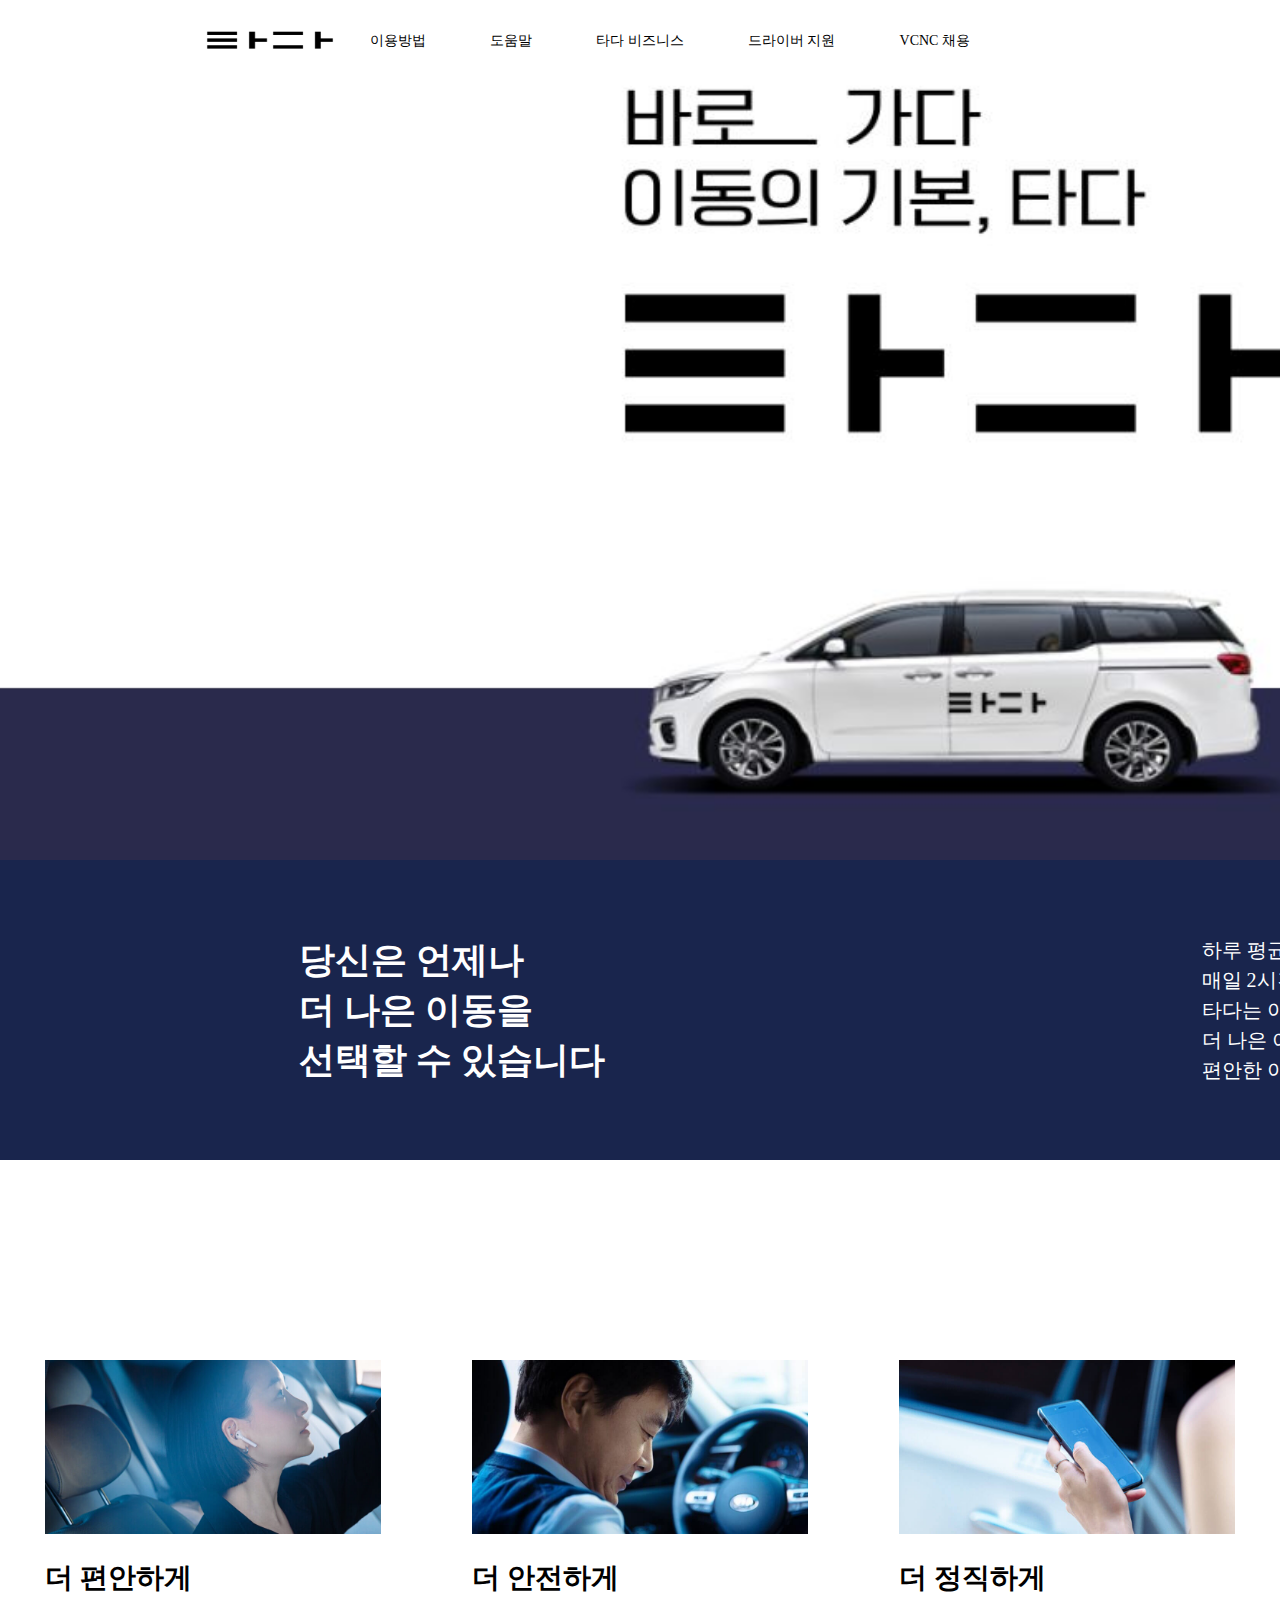
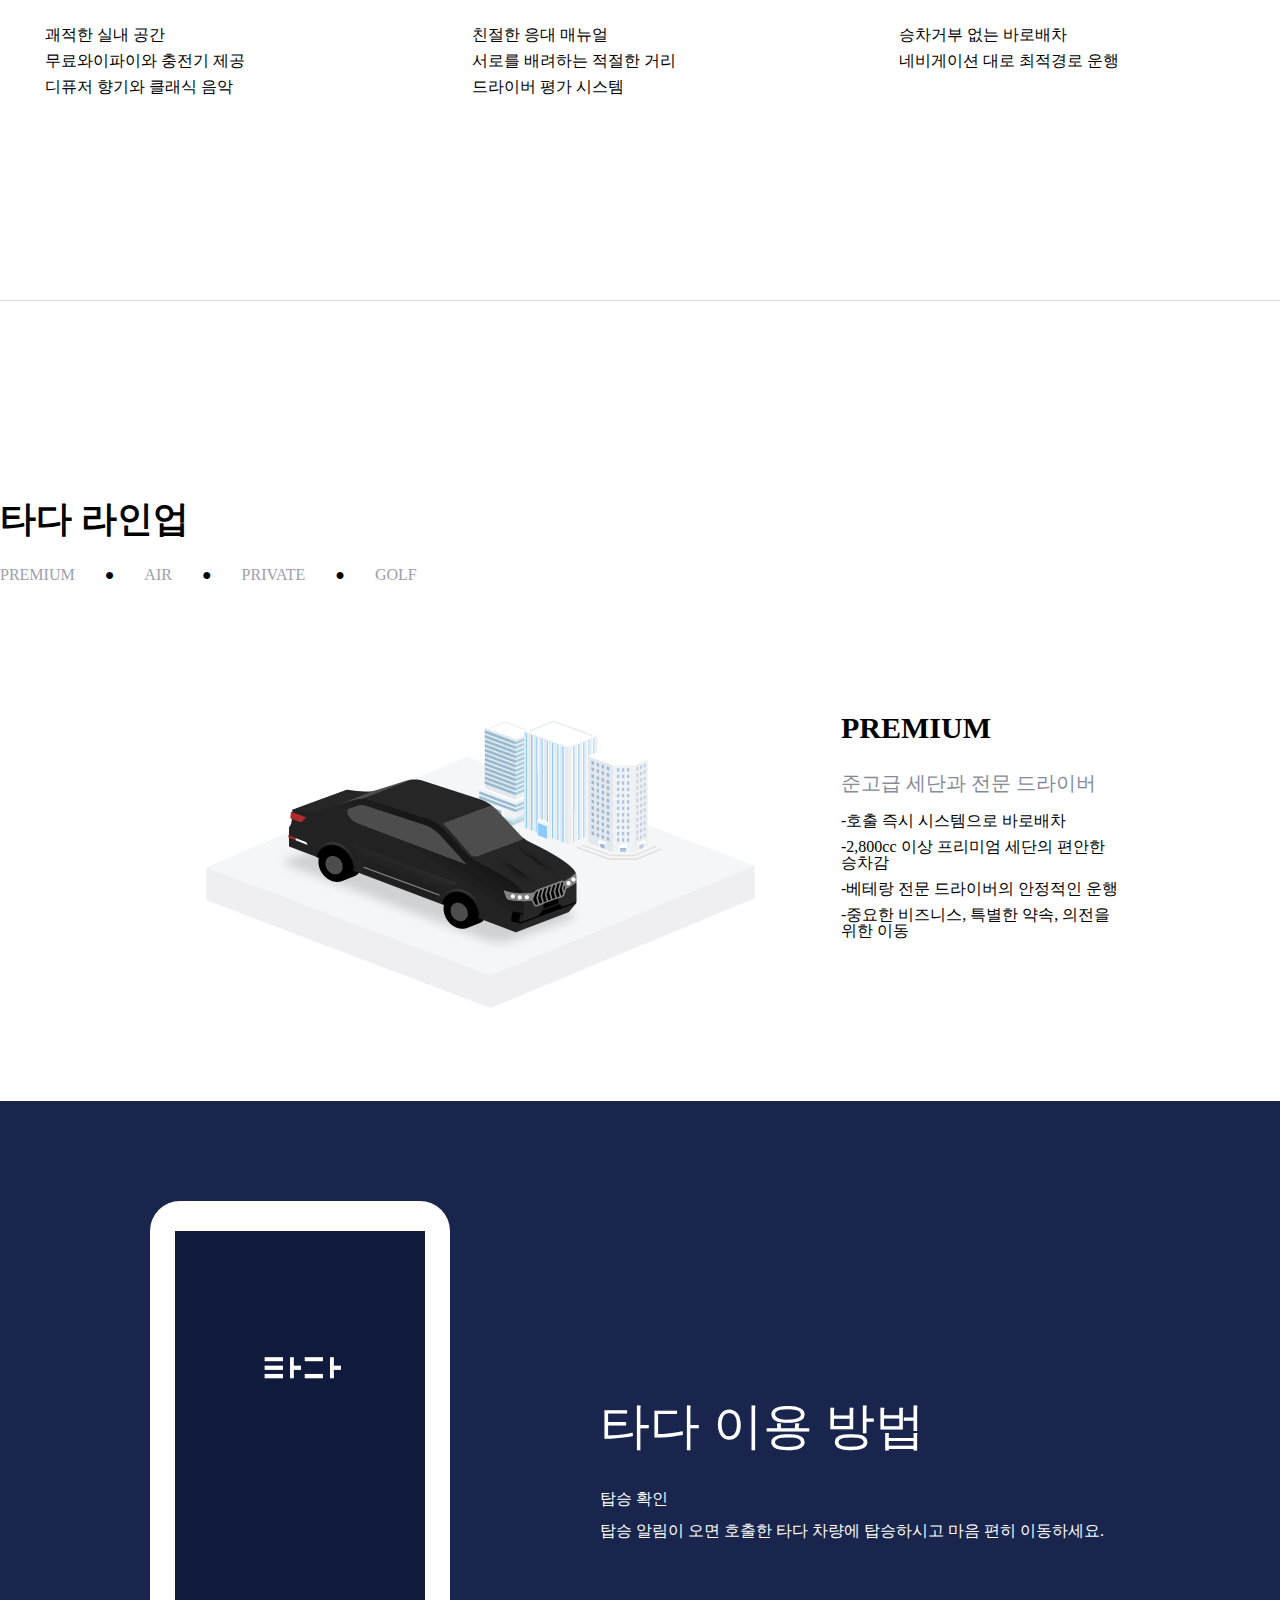
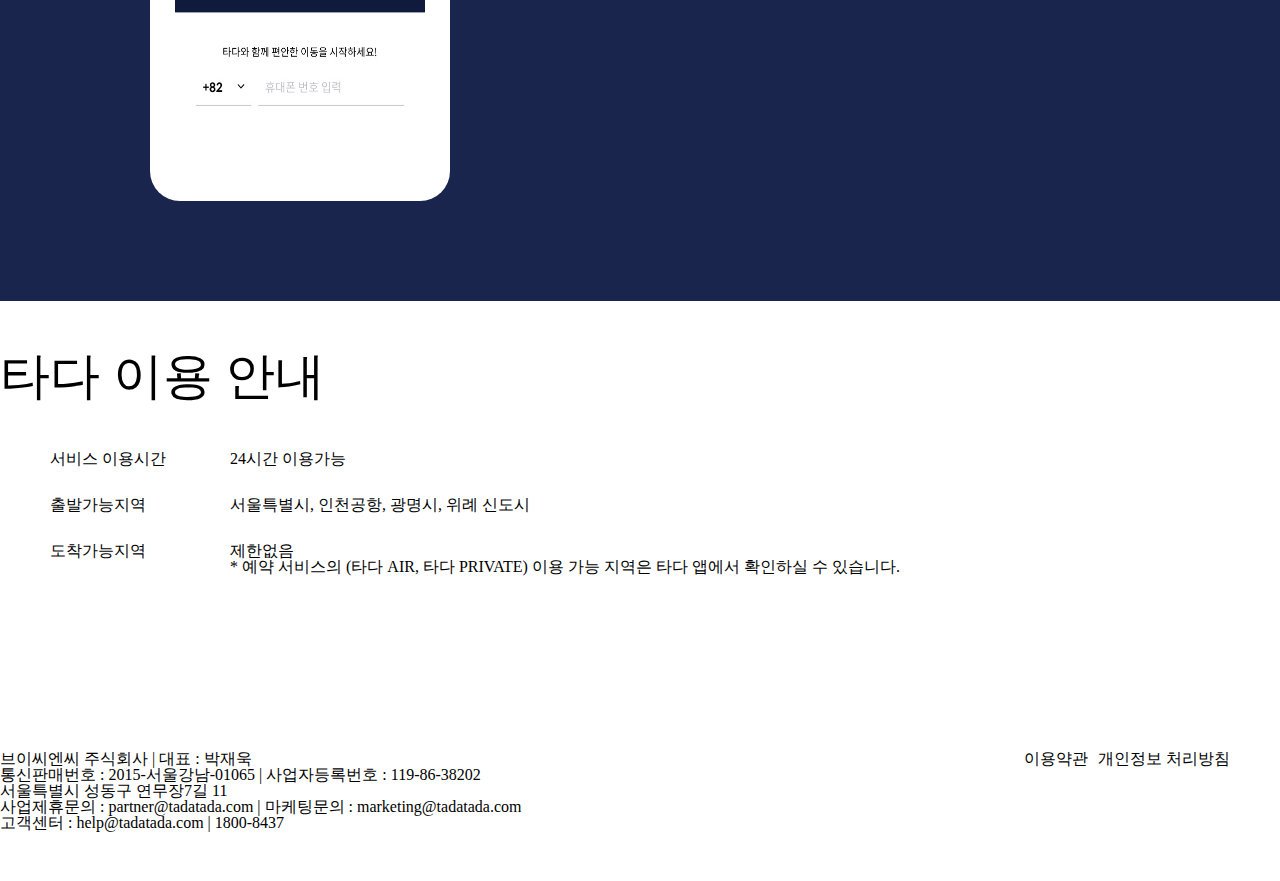
<file: index.html>
<!DOCTYPE html>
<html lang="ko">

<head>
    <meta charset="UTF-8">
    <meta name="viewport" content="width=device-width, initial-scale=1.0">
    <title>Document</title>
    <link rel="stylesheet" href="css/reset.css">
    <link rel="stylesheet" href="css/style.css">
    <link rel="stylesheet" href="https://use.fontawesome.com/releases/v5.13.1/css/all.css"
        integrity="sha384-xxzQGERXS00kBmZW/6qxqJPyxW3UR0BPsL4c8ILaIWXva5kFi7TxkIIaMiKtqV1Q" crossorigin="anonymous">
        <!-- <script src="https://code.jquery.com/jquery-1.12.4.js"></script> -->
</head>

<body>

    <header>
        <figure>
            <a href="index.html"><img src="image/TADALOGO.png" alt="LOGO"></a>
        </figure>

        <nav id="headerNav">
            <ul id="headerUl">
                <li><a href="#">이용방법</a></li>
                <li><a href="subindex.html">도움말</a></li>
                <li><a href="#">타다 비즈니스</a></li>
                <li><a href="#">드라이버 지원</a></li>
                <li><a href="#">VCNC 채용</a></li>
            </ul>
        </nav>
    </header>

    <main>

        <figure id="mainFigure" class="main1">
            <img src="image/TADA.jpg" alt="메인이미지">
        </figure>

        <div id="mainDiv1" class="main2">
            <p id="mainDivP1">당신은 언제나<br>
                더 나은 이동을<br>
                선택할 수 있습니다
            </p>
            <p id="mainDivP2">하루 평균 이동 시간은 약2시간<br>
                매일 2시간을 쾌적하고 안전하게 보낼 수 있도록<br>
                타다는 이동의 기본을 지키며<br>
                더 나은 이동을, 더 나은 삶을 만들어갑니다.<br>
                편안한 이동이 필요한 순간 타다와 함께하세요.
            </p>
        </div>

        <div id="mainDiv2">
            <div id="mainDiv2_cover">
                <div id="mainDiv2_1" class="mainDiv2_0">
                    <figure>
                        <img src="image/TADA1_1.jpg" alt="편안">
                    </figure>
                    <p class="mainDiv2_2_P1">
                        더 편안하게
                    </p>
                    <p class="mainDiv2_2_P2">
                        괘적한 실내 공간<br>
                        무료와이파이와 충전기 제공<br>
                        디퓨저 향기와 클래식 음악
                    </p>
                </div>

                <div id="mainDiv2_2" class="mainDiv2_0">
                    <figure>
                        <img src="image/TADA1_2.jpg" alt="안전">
                    </figure>
                    <p class="mainDiv2_2_P1">
                        더 안전하게
                    </p>
                    <p class="mainDiv2_2_P2">
                        친절한 응대 매뉴얼<br>
                        서로를 배려하는 적절한 거리<br>
                        드라이버 평가 시스템
                    </p>
                </div>

                <div id="mainDiv2_3" class="mainDiv2_0">
                    <figure>
                        <img src="image/TADA1_3.jpg" alt="정직">
                    </figure>
                    <p class="mainDiv2_2_P1">
                        더 정직하게
                    </p>
                    <p class="mainDiv2_2_P2">
                        승차거부 없는 바로배차<br>
                        네비게이션 대로 최적경로 운행
                    </p>
                </div>
            </div>
        </div>

        <div class="line">

        </div>

        <div id="mainDiv3">
            <div id="mainDiv3_cover">
                <p id="mainDiv3_name">타다 라인업</p>

                <nav id="mainDiv3_Nav">
                    <ul id="mainDiv3_Nav_Ul">
                        <li><a href="#">PREMIUM</a></li>
                        <p>●</p>
                        <li><a href="#">AIR</a></li>
                        <p>●</p>
                        <li><a href="#">PRIVATE</a></li>
                        <p>●</p>
                        <li><a href="#">GOLF</a></li>
                    </ul>
                </nav>

                <div id="mainDiv3_main" >
                    <div id="mainDiv3_1" class="mainDiv3_0">
                        <i onclick="myFunction1()" class="fas fa-angle-left"></i>
                        <!-- <button onclick="myFunction()" class="dropbtn"><i class="fas fa-bars"></i></button> -->
                        <figure>
                            <img src="image/PREMIUM.png" alt="PREMIUM">
                        </figure>
                        <div id="mainDiv3_1_1" class="mainDiv3_1_0">
                            <p class="mainDiv3_P1">PREMIUM</p>
                            <p class="mainDiv3_P2">준고급 세단과 전문 드라이버</p>
                            <nav>
                                <ul>
                                    <li>-호출 즉시 시스템으로 바로배차</li>
                                    <li>-2,800cc 이상 프리미엄 세단의 편안한 승차감</li>
                                    <li>-베테랑 전문 드라이버의 안정적인 운행</li>
                                    <li>-중요한 비즈니스, 특별한 약속, 의전을 위한 이동</li>
                                </ul>
                            </nav>
                        </div>
                        <i onclick="myFunction()" class="fas fa-angle-right "></i>
                    </div>
                    <div id="mainDiv3_2" class="mainDiv3_0">
                        <i  onclick="myFunction1()" class="fas fa-angle-left"></i>
                        <figure>
                            <img src="image/AIR.png" alt="AIR">
                        </figure>
                        <div id="mainDiv3_2_1" class="mainDiv3_1_0">
                            <p class="mainDiv3_P1">AIR</p>
                            <p class="mainDiv3_P2">공항으로 갈 때도, 공항에서 올 때도</p>
                            <nav>
                                <ul>
                                    <li>-원하는 시간과 장소로 예약</li>
                                    <li>-필요에 따라 3가지 차종 중 선택(세단,RV,VIP,VAN</li>
                                    <li>-'Air특가'를 통해 운행 임박건은 최대 30%할인 제공</li>
                                    <li>-새벽/야간 비행도 걱정 없이 편안한 공항 이동</li>
                                </ul>
                            </nav>
                        </div>
                        <i   onclick="myFunction()"class="fas fa-angle-right"></i>
                    </div>
                    <div id="mainDiv3_3" class="mainDiv3_0">
                        <i  onclick="myFunction1()" class="fas fa-angle-left"></i>
                        <figure>
                            <img src="image/PRIVATE.png" alt="PRIVATE">
                        </figure>
                        <div id="mainDiv3_3_1" class="mainDiv3_1_0">
                            <p class="mainDiv3_P1">PRIVATE</p>
                            <p class="mainDiv3_P2">나만의 일정에 맞추어 원하는 시간만큼</p>
                            <nav>
                                <ul>
                                    <li>-원하는 시간과 장소로 예약</li>
                                    <li>-필요에 따라 3가지 차종 중 선택 (세단, RV, VIP VAN)</li>
                                    <li>-이용 시간 중 경유지 자유롭게 지정 가능</li>
                                    <li>-워크숍, 가족 모임, 골프장 이동, 결혼식 이동 등</li>
                                </ul>
                            </nav>
                        </div>
                        <i   onclick="myFunction()" class="fas fa-angle-right"></i>
                    </div>
                    <div id="mainDiv3_4" class="mainDiv3_0">
                        <i   onclick="myFunction1()" class="fas fa-angle-left"></i>
                        <figure>
                            <img src="image/GOLF.png" alt="GOLF">
                        </figure>
                        <div id="mainDiv3_4_1" class="mainDiv3_1_0">
                            <p class="mainDiv3_P1">GOLF</p>
                            <p class="mainDiv3_P2">편안한 라운딩을 위한 골프장 이동</p>
                            <nav>
                                <ul>
                                    <li>-원하는 시간과 장소로 예약</li>
                                    <li>-필요에 따라 2가지 차종 중 선택 (RV, VIP VAN)</li>
                                    <li>-이용 시간 중 경유지 자유롭게 지정 가능</li>
                                    <li>-골프장 왕복 이동 서비스</li>
                                </ul>
                            </nav>
                        </div>
                        <i   onclick="myFunction()" class="fas fa-angle-right"></i>
                    </div>
                </div>
            </div>
        </div>

        <div id="mainDiv4">
            <div id="mainDiv4_cover">
                <div id="mainDiv4_1">
                    <i onclick="myFunction2()"  class="fas fa-angle-left"></i>
                    <div id="mainDiv4_1_1">
                        <figure  id="s1" class="slice">
                            <img id="photo" src="image/S1.jpg" alt="슬라이스1">
                        </figure>
                        <!-- <figure id="s2" class="slice">
                            <img src="image/S2.jpg" alt="슬라이스2">
                        </figure>
                        <figure id="s3" class="slice">
                            <img src="image/S3.jpg" alt="슬라이스3">
                        </figure>
                        <figure id="s4" class="slice">
                            <img src="image/S4.jpg" alt="슬라이스4">
                        </figure>
                        <figure id="s5" class="slice">
                            <img src="image/S5.jpg" alt="슬라이스5">
                        </figure> -->
                    </div>
                    <i  onclick="myFunction3()"class="fas fa-angle-right"></i>
                </div>
                <div id="mainDiv4_2">
                    <p id="mainDiv4_2_P1">타다 이용 방법</p><br>
                    <p id="mainDiv4_2_P2">탑승 확인</p><br>
                    <p id="mainDiv4_2_P3">탑승 알림이 오면 호출한 타다 차량에 탑승하시고 마음 편히 이동하세요.</p>
                </div>
            </div>
        </div>


        <div id="mainDiv5">
            <div id="mainDiv5_cover">
                <p id="mainDiv5_P1">타다 이용 안내</p>

                <div id="mainDiv5_1" class="mainDiv5_0">
                    <i class="far fa-clock"></i>
                    <p id="mainDiv5_1_P1" class="mainDiv5_0_P1">서비스 이용시간</p>
                    <p id="mainDiv5_1_P2">24시간 이용가능</p>
                </div>

                <div id="mainDiv5_2" class="mainDiv5_0">
                    <i class="fas fa-map-pin"></i>
                    <p id="mainDiv5_2_P1" class="mainDiv5_0_P1">출발가능지역</p>
                    <p id="mainDiv5_2_P2">서울특별시, 인천공항, 광명시, 위례 신도시</p>
                </div>

                <div id="mainDiv5_3" class="mainDiv5_0">
                    <i class="fas fa-map-marker-alt"></i>
                    <p id="mainDiv5_3_P1" class="mainDiv5_0_P1">도착가능지역</p>
                    <p id="mainDiv5_3_P2">제한없음<br>* 예약 서비스의 (타다 AIR, 타다 PRIVATE) 이용 가능 지역은 타다 앱에서 확인하실 수 있습니다.</p>
                </div>
            </div>
        </div>





    </main>
    <footer>
        <div id="footerDiv1">
            <div id="footerDiv1_cover">
                <p>브이씨엔씨 주식회사 | 대표 : 박재욱<br>
                    통신판매번호 : 2015-서울강남-01065 | 사업자등록번호 : 119-86-38202<br>
                    서울특별시 성동구 연무장7길 11<br>
                    사업제휴문의 : partner@tadatada.com | 마케팅문의 : marketing@tadatada.com<br>
                    고객센터 : help@tadatada.com | 1800-8437</p>

                <nav>
                    <ul id="footerUl1">
                        <li><a href="#">이용약관</a></li>
                        <li><a href="#">개인정보 처리방침</a></li>
                        <li><a href="#" class="fab fa-facebook-f"></a></li>
                        <li><a href="#" class="fab fa-instagram"></a></li>
                        <li><a href="#" class="fab fa-youtube"></a></li>
                        <li><a href="#" class="fab fa-google"></a></li>
                    </ul>
                </nav>
            </div>
        </div>
    </footer>
    <script src="js/script.js"></script>
</body>

</html>
</file>
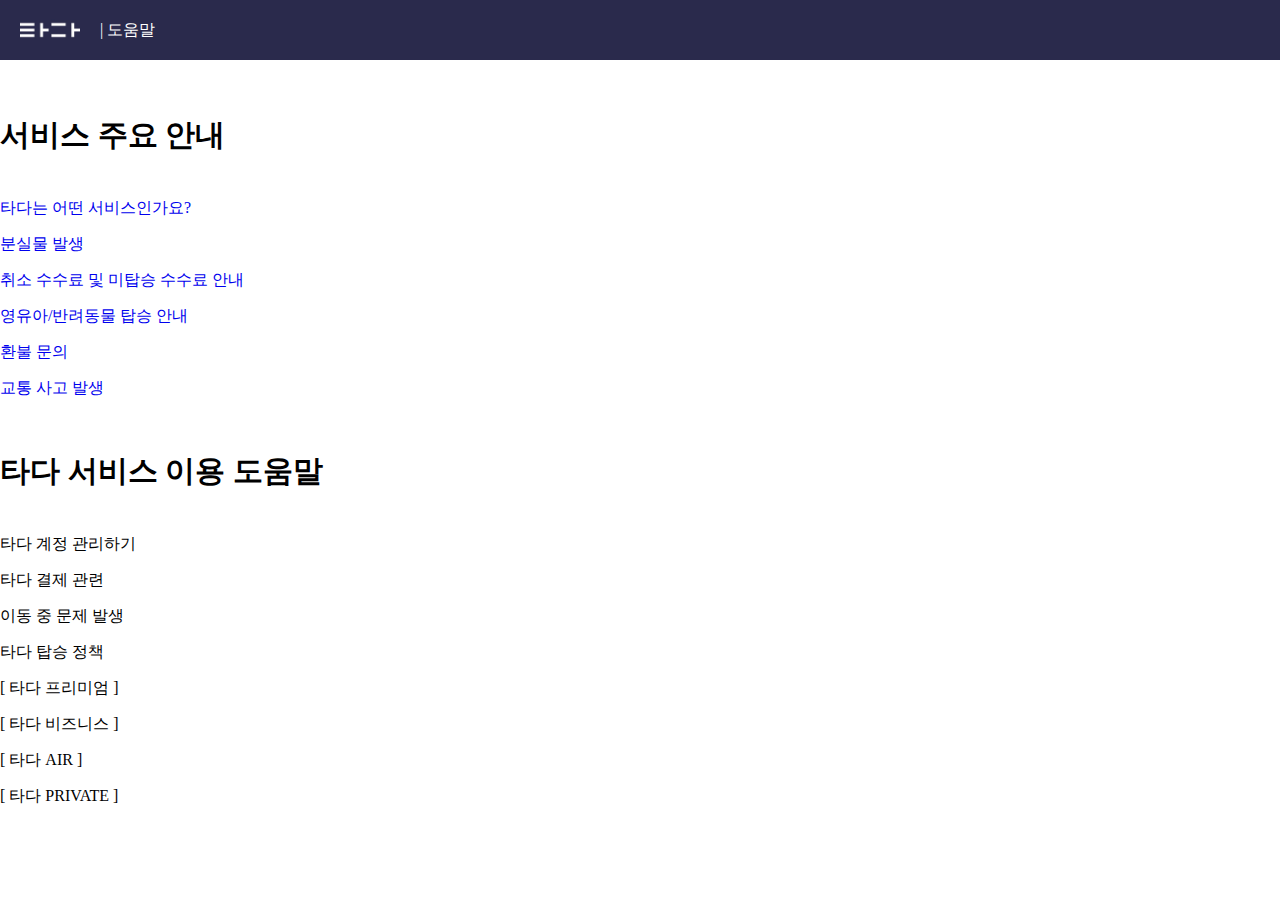
<file: subindex.html>
<!DOCTYPE html>
<html lang="en">

<head>
    <meta charset="UTF-8">
    <meta name="viewport" content="width=device-width, initial-scale=1.0">
    <title>Document</title>
    <link rel="stylesheet" href="css/reset.css">
    <link rel="stylesheet" href="css/substyle.css">
    <link rel="stylesheet" href="https://use.fontawesome.com/releases/v5.13.1/css/all.css"
        integrity="sha384-xxzQGERXS00kBmZW/6qxqJPyxW3UR0BPsL4c8ILaIWXva5kFi7TxkIIaMiKtqV1Q" crossorigin="anonymous">
       

</head>

<body>
    <header>
        <div id="headDiv1">
            <figure>
                <a href="index.html"><img src="image/TADALOGO1.jpg" alt="서브로그"></a>
            </figure>
            <p id="headP1">| 도움말</p>
        </div>
    </header>
    <main>
        <div id="mainDiv1_cover">
            <div id="mainDiv1">
                <p id="mainDiv1_P">서비스 주요 안내</p>

                <nav id="mainDiv1_nav">
                    <ul>
                        <li><a href="#">타다는 어떤 서비스인가요?</a></li>
                        <li><a href="#">분실물 발생</a></li>
                        <li><a href="#">취소 수수료 및 미탑승 수수료 안내</a></li>
                        <li><a href="#">영유아/반려동물 탑승 안내</a></li>
                        <li><a href="#">환불 문의</a></li>
                        <li><a href="#">교통 사고 발생</a></li>
                    </ul>
                </nav>
            </div>
            <div id="mainDiv2">
                <p id="mainDiv2_P">타다 서비스 이용 도움말</p>
                <nav id="mainDiv2_nav">
                    <ul>
                        <li><a href="#">타다 계정 관리하기</a></li>
                        <li><a href="#">타다 결제 관련</a></li>
                        <li><a href="#">이동 중 문제 발생</a></li>
                        <li><a href="#">타다 탑승 정책</a></li>
                        <li><a href="#">[ 타다 프리미엄 ]</a></li>
                        <li><a href="#">[ 타다 비즈니스 ]</a></li>
                        <li><a href="#">[ 타다 AIR ]</a></li>
                        <li><a href="#">[ 타다 PRIVATE ]</a></li>
                    </ul>
                </nav>
            </div>
        </div>
    </main>
    <footer>

    </footer>
</body>

</html>
</file>
<file: css/style.css>
@charset "UTF-8";

*{
    box-sizing: border-box;
}
/* 헤더영역 */
header{
    width: 1980px;
    height: 80px;
    display: flex;
    padding: 0 0px;
    margin: 0 auto;
    background-color: white;
    /* 메뉴바 상단고정 */
    position: fixed;
    top: 0;
    left: 0;
    right: 0;
    z-index: 50;
}
/* 헤더 로고 */
header>figure img{
    width: 140px;
    height: 80px;
    margin-right: 30px;
    margin-left: 200px;
    
}

/* 헤더 메뉴 */
header>nav{
    width: 600px;
    display: inline-block;
    margin: auto 0;
}
header>nav>ul{
    display: flex;
    text-align: center;
    justify-content: space-between;
}
header>nav>ul li>a{
    text-decoration:none;
    color: #000;
    font-size: 14px;
   
}

/* 메인영역 */

/* 메인이미지 */
main{
    padding-bottom: 100px;
}
main>figure>img{
    width: 1920px;
   height: 860px;
   /* 태그사이 공백 없애기 위해 블록처리 */
   display: block;
   margin: 0 auto;
}

/* 메인이미지 밑 설명 */
main>div#mainDiv1{
    height: 300px;
    background: #19254d;
    display: flex;
    justify-content: space-around;
    color: white;
    width: 1920px;
    margin: 0 auto;
}
main>div#mainDiv1 p{
    margin: auto 0;
}

main>div#mainDiv1>p#mainDivP1{
    font-size: 36px;
    font-weight: bold;
    line-height: 50px;
}
main>div#mainDiv1>p#mainDivP2{
    font-size: 20px;
    line-height: 30px;
}


/* 사진 3개들어간 메인영역 */
main>div#mainDiv2{
    display: flex;
    width: 100%;
    justify-content: space-around;
    padding-top: 200px;
    height: auto;
  
}
main>div#mainDiv2>div#mainDiv2_cover{
    width: 1480px;
    justify-content: space-around;
    display: flex;
   
}
/* 이미지 크기 할당 */
main>div#mainDiv2 div figure img{
    display: block;
    width: 336px;
    height: 174px;

}
/* div안에 텍스트  */
main>div#mainDiv2 div p.mainDiv2_2_P1{
    font-size: 28px;
    font-weight: bold;
    margin: 30px 0;
}

main>div#mainDiv2 div p.mainDiv2_2_P2{
    font-size: 16px;
    font-weight: normal;
    line-height: 26px;
}

/* 라인 */
div.line{
    width: 100%;
    padding: 0 30px;
    height: 1px;
    margin: 200px auto;
    display: block;
    background-color: #868b9c;
    opacity: 0.3;
}

/* 3번째 메인 */
main>div#mainDiv3{
    margin: 0 auto;
    width: 100%;
}


main>div#mainDiv3>div#mainDiv3_cover>p#mainDiv3_name{
    font-size: 36px;
    font-weight: bold;
    margin-bottom: 30px;
}
main>div#mainDiv3>div#mainDiv3_cover>nav>ul{
    display: flex;
    margin-bottom: 30px;
}
main>div#mainDiv3>div#mainDiv3_cover>nav>ul li>a{
    text-decoration:none;
    color: #9da0ae;
    margin-right: 30px;
}
main>div#mainDiv3>div#mainDiv3_cover>nav>ul p{
    margin-right: 30px;
    
}

/* 3번째 메인 스크립트 부분 */
div#mainDiv3_cover{
    width: 1280px;
    height: 600px;
    overflow: hidden;
    position: relative;
    margin: 0 auto;
}
#mainDiv3_main{
    width: 5120px;
    height: 360px;
    left: 0;
    margin: 100px 0;
    display: flex;
    position: absolute;
  

}
div.mainDiv3_1_0{
    width: 280px;
    
}


div.mainDiv3_1_0>p.mainDiv3_P1{
    font-size: 30px;
    font-weight: bold;
    margin-bottom: 30px;
}
div.mainDiv3_1_0>p.mainDiv3_P2{
    font-size: 20px;
    font-weight: normal;
    margin-bottom: 20px;
    color: #868b9c;
}
div.mainDiv3_1_0>nav>ul>li{
    margin: 10px 0;
}
div.mainDiv3_0{
    display: flex;
    width: 1280px;
    height: 360px;
    background: white;
    
    
}
div.mainDiv3_0 i{
    font-size: 40px;
    margin: 100px 30px;
    padding-right: 30px;
    padding-left: 30px;
}

/* main>div#mainDiv3>div#mainDiv3_cover>div#mainDiv3_main>div.mainDiv3_0{
    margin: 100px auto;
    position: relative;
    display: flex;
    width: 1280px;
    
}

main>div#mainDiv3>div#mainDiv3_cover>div#mainDiv3_main>div.mainDiv3_0>i{
    position: absolute;
    display: block;
    top: 20%;
    font-size: 50px;
}
main>div#mainDiv3>div#mainDiv3_cover>div#mainDiv3_main>div.mainDiv3_0>i.fa-angle-right{
    right: 0;
    top: 20%;
} */


/* 메인 4번쨰 */
div#mainDiv4{
    width: 100%;
    height: 800px;
    background-color:#19254d; 
    color: white;
}
div#mainDiv4_1{
    display: flex;
    justify-content: space-around;
    width: 600px;
    padding-top: 100px;
}
div#mainDiv4_1 i{
    font-size: 50px;
    margin-top: 300px;
}
div#mainDiv4_cover{
    display: flex;
    width: 1300px;
    height: 800px;
    margin: 0 auto;
}
div#mainDiv4_1_1{
    width: 300px;
    height: 600px;
    position: relative;
}
div#mainDiv4_2{
    margin-top: 300px;
}
p#mainDiv4_2_P1{
    font-size: 50px;
    width: 555px;
    height: 74px;
}

div#mainDiv4>div>div>div#mainDiv4_1_1 figure{
    width: 300px;
    height: 600px;
    display: block;
    background-color: white;
    border-radius: 30px 30px 30px 30px;
    position: absolute;
  
    
}
div#mainDiv4>div>div>div#mainDiv4_1_1 figure>img{

    width: 250px;
    height: 500px;
    display: block;
    margin: 0 auto;
    margin-top: 30px;
    
}

/* 메인5번째 */
div#mainDiv5{
    width: 100%;
    height: 300px;
}
div#mainDiv5_cover{
    width: 1280px;
    height: auto;
    justify-content: space-around;
    margin: 0 auto;
}

p#mainDiv5_P1{
    font-size: 50px;
    margin: 50px auto;
}
div.mainDiv5_0{
    display: flex;
    
    margin: 30px auto;

}
div.mainDiv5_0 i{
    font-size: 20px;
    width: 20px;
}
p.mainDiv5_0_P1{
    margin: 0 30px;
    width: 150px;
}
/* footer  */
div#footerDiv1{
    width: 100%;
    height: 100px;
    margin-bottom: 30px;
}
div#footerDiv1_cover{
    width: 1280px;
    height: auto;
    margin: 0 auto;
    display: flex;
    justify-content: space-between;
}
ul#footerUl1{
    display: flex;
}
ul#footerUl1 li{
    margin-right: 10px;

}
ul#footerUl1 li a{
    text-decoration:none;
    color: #000;
}


/* 스크립트 추가 css */
.next{
    left: 1280px;
}
.back{
    left: -1280px;
}
.show{
    left: -1280px;
}
</file>
<file: css/substyle.css>
@charset "UTF-8";

/* 헤더부분 */
header{
    width: 100%;
}
div#headDiv1{
    width: 100%;
    height: 60px;
    display: flex;
    background: #2a2a4c;
    color: #fff;
}
div#headDiv1>figure{
    margin-left: 20px;
    margin-right: 20px;
}
div#headDiv1>figure>a>img{
    
    width: 60px;
    height: 60px;
}
div#headDiv1>figure>a{
    display: block;
    width: 60px;
    height: 60px;
}
p#headP1{
    margin: auto 0;
}

/* 메인부분 */

main{
    width: 100%;
    height: auto;
}
div#mainDiv1_cover{
    width: 1280px;
    margin: 0 auto;
}

div#mainDiv1{
    margin: 60px 0;
}
div#mainDiv1>p{
    font-size: 30px;
    font-weight: bold;
    margin-bottom: 50px;
}
nav#mainDiv1_nav>ul li{
    margin: 20px 0;
}
nav#mainDiv1_nav>ul li a{
    text-decoration:none;
}

div#mainDiv2>p{
    font-size: 30px;
    font-weight: bold;
    margin-bottom: 50px;
}


nav#mainDiv2_nav>ul li{
    margin: 20px 0;
}
nav#mainDiv2_nav>ul li a{
    text-decoration:none;
    color: black;
}
</file>
